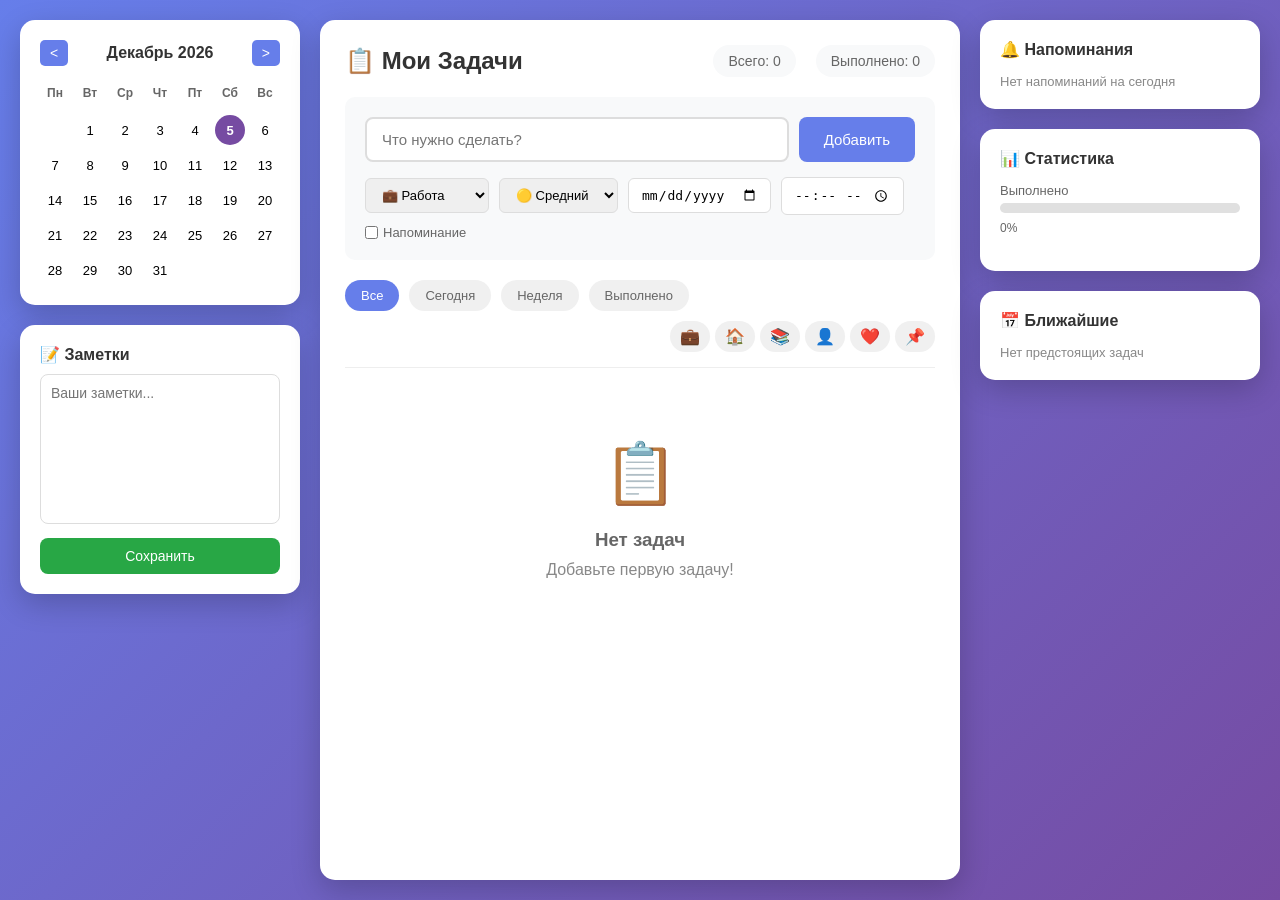
<file: index.html>
<!DOCTYPE html>
<html lang="ru">
<head>
    <meta charset="UTF-8">
    <meta name="viewport" content="width=device-width, initial-scale=1.0, maximum-scale=1.0, user-scalable=no">
    <meta name="theme-color" content="#667eea">
    <meta name="apple-mobile-web-app-capable" content="yes">
    <meta name="apple-mobile-web-app-status-bar-style" content="black-translucent">
    <meta name="apple-mobile-web-app-title" content="Планер">
    <title>Планер-Органайзер</title>
    <link rel="stylesheet" href="style.css">
    <link rel="manifest" href="manifest.json">
    <link rel="apple-touch-icon" href="icons/icon-192x192.png">
</head>
<body>
    <div class="app-container">
        <!-- Левая панель - Календарь -->
        <aside class="sidebar" id="sidebar-panel">
            <button class="close-mobile" id="close-sidebar">&times;</button>
            <div class="calendar-section">
                <div class="calendar-header">
                    <button id="prev-month">&lt;</button>
                    <h2 id="current-month"></h2>
                    <button id="next-month">&gt;</button>
                </div>
                <div class="calendar-grid">
                    <div class="weekday">Пн</div>
                    <div class="weekday">Вт</div>
                    <div class="weekday">Ср</div>
                    <div class="weekday">Чт</div>
                    <div class="weekday">Пт</div>
                    <div class="weekday">Сб</div>
                    <div class="weekday">Вс</div>
                </div>
                <div class="calendar-days" id="calendar-days"></div>
            </div>
            
            <div class="notes-section">
                <h3>📝 Заметки</h3>
                <textarea id="notes-area" placeholder="Ваши заметки..."></textarea>
                <button id="save-notes" class="btn-save">Сохранить</button>
            </div>
        </aside>

        <!-- Основная панель - Задачи -->
        <main class="main-content">
            <header class="main-header">
                <button class="mobile-only-btn" id="open-calendar">📅</button>
                <h1>📋 Мои Задачи</h1>
                <button class="mobile-only-btn" id="open-stats">📊</button>
                <div class="header-stats">
                    <span id="tasks-count">Всего: 0</span>
                    <span id="completed-count">Выполнено: 0</span>
                </div>
            </header>

            <div class="add-task-section">
                <div class="input-row">
                    <input type="text" id="task-input" placeholder="Что нужно сделать?">
                    <button id="add-task-btn" class="btn-add">Добавить</button>
                </div>
                <div class="task-options">
                    <select id="task-category">
                        <option value="work">💼 Работа</option>
                        <option value="home">🏠 Дом</option>
                        <option value="study">📚 Учёба</option>
                        <option value="personal">👤 Личное</option>
                        <option value="health">❤️ Здоровье</option>
                        <option value="other">📌 Другое</option>
                    </select>
                    <select id="task-priority">
                        <option value="low">🟢 Низкий</option>
                        <option value="medium" selected>🟡 Средний</option>
                        <option value="high">🔴 Высокий</option>
                        <option value="urgent">⚡ Срочно</option>
                    </select>
                    <input type="date" id="task-date">
                    <input type="time" id="task-time">
                    <label class="reminder-label">
                        <input type="checkbox" id="task-reminder"> Напоминание
                    </label>
                </div>
            </div>

            <div class="filters-section">
                <button class="filter-btn active" data-filter="all">Все</button>
                <button class="filter-btn" data-filter="today">Сегодня</button>
                <button class="filter-btn" data-filter="week">Неделя</button>
                <button class="filter-btn" data-filter="completed">Выполнено</button>
                <div class="category-filters">
                    <button class="category-filter" data-category="work">💼</button>
                    <button class="category-filter" data-category="home">🏠</button>
                    <button class="category-filter" data-category="study">📚</button>
                    <button class="category-filter" data-category="personal">👤</button>
                    <button class="category-filter" data-category="health">❤️</button>
                    <button class="category-filter" data-category="other">📌</button>
                </div>
            </div>

            <div class="tasks-container">
                <div class="tasks-column" id="tasks-column">
                    <!-- Задачи будут здесь -->
                </div>
            </div>
        </main>

        <!-- Правая панель - Напоминания и статистика -->
        <aside class="right-sidebar" id="right-sidebar-panel">
            <button class="close-mobile" id="close-right-sidebar">&times;</button>
            <div class="reminders-section">
                <h3>🔔 Напоминания</h3>
                <div id="reminders-list"></div>
            </div>

            <div class="stats-section">
                <h3>📊 Статистика</h3>
                <div class="stats-chart">
                    <div class="stat-item">
                        <span class="stat-label">Выполнено</span>
                        <div class="progress-bar">
                            <div class="progress-fill" id="completed-progress"></div>
                        </div>
                        <span id="completed-percent">0%</span>
                    </div>
                </div>
                <div class="stats-details" id="stats-details"></div>
            </div>

            <div class="upcoming-section">
                <h3>📅 Ближайшие</h3>
                <div id="upcoming-tasks"></div>
            </div>
        </aside>
    </div>

    <!-- Мобильная навигация -->
    <nav class="mobile-nav">
        <button class="mobile-nav-btn active" data-panel="tasks">
            <svg viewBox="0 0 24 24" fill="none" stroke="currentColor" stroke-width="2">
                <path d="M9 11l3 3L22 4"/>
                <path d="M21 12v7a2 2 0 01-2 2H5a2 2 0 01-2-2V5a2 2 0 012-2h11"/>
            </svg>
            <span>Задачи</span>
        </button>
        <button class="mobile-nav-btn" data-panel="calendar">
            <svg viewBox="0 0 24 24" fill="none" stroke="currentColor" stroke-width="2">
                <rect x="3" y="4" width="18" height="18" rx="2" ry="2"/>
                <line x1="16" y1="2" x2="16" y2="6"/>
                <line x1="8" y1="2" x2="8" y2="6"/>
                <line x1="3" y1="10" x2="21" y2="10"/>
            </svg>
            <span>Календарь</span>
        </button>
        <button class="mobile-nav-btn" data-panel="stats">
            <svg viewBox="0 0 24 24" fill="none" stroke="currentColor" stroke-width="2">
                <line x1="18" y1="20" x2="18" y2="10"/>
                <line x1="12" y1="20" x2="12" y2="4"/>
                <line x1="6" y1="20" x2="6" y2="14"/>
            </svg>
            <span>Статистика</span>
        </button>
        <button class="mobile-nav-btn" data-panel="notes">
            <svg viewBox="0 0 24 24" fill="none" stroke="currentColor" stroke-width="2">
                <path d="M14 2H6a2 2 0 00-2 2v16a2 2 0 002 2h12a2 2 0 002-2V8z"/>
                <polyline points="14 2 14 8 20 8"/>
                <line x1="16" y1="13" x2="8" y2="13"/>
                <line x1="16" y1="17" x2="8" y2="17"/>
            </svg>
            <span>Заметки</span>
        </button>
    </nav>

    <!-- Модальное окно редактирования -->
    <div class="modal" id="edit-modal">
        <div class="modal-content">
            <span class="modal-close">&times;</span>
            <h3>Редактировать задачу</h3>
            <input type="text" id="edit-task-input">
            <select id="edit-task-category">
                <option value="work">💼 Работа</option>
                <option value="home">🏠 Дом</option>
                <option value="study">📚 Учёба</option>
                <option value="personal">👤 Личное</option>
                <option value="health">❤️ Здоровье</option>
                <option value="other">📌 Другое</option>
            </select>
            <select id="edit-task-priority">
                <option value="low">🟢 Низкий</option>
                <option value="medium">🟡 Средний</option>
                <option value="high">🔴 Высокий</option>
                <option value="urgent">⚡ Срочно</option>
            </select>
            <input type="date" id="edit-task-date">
            <input type="time" id="edit-task-time">
            <button id="save-edit-btn" class="btn-save">Сохранить</button>
        </div>
    </div>

    <script src="script.js"></script>
    <script>
        // Регистрация Service Worker
        if ('serviceWorker' in navigator) {
            window.addEventListener('load', () => {
                navigator.serviceWorker.register('/planner-pwa/sw.js')
                    .then(reg => {
                        console.log('✓ Service Worker зарегистрирован:', reg.scope);
                    })
                    .catch(err => console.log('✗ Service Worker не зарегистрирован:', err));
            });
        }

        // Запрос разрешения на уведомления
        document.addEventListener('DOMContentLoaded', () => {
            if ('Notification' in window && Notification.permission === 'default') {
                // Запрашиваем разрешение при первом взаимодействии
                document.body.addEventListener('click', function requestPermission() {
                    Notification.requestPermission();
                    document.body.removeEventListener('click', requestPermission);
                }, { once: true });
            }
        });
    </script>
</body>
</html>
</file>
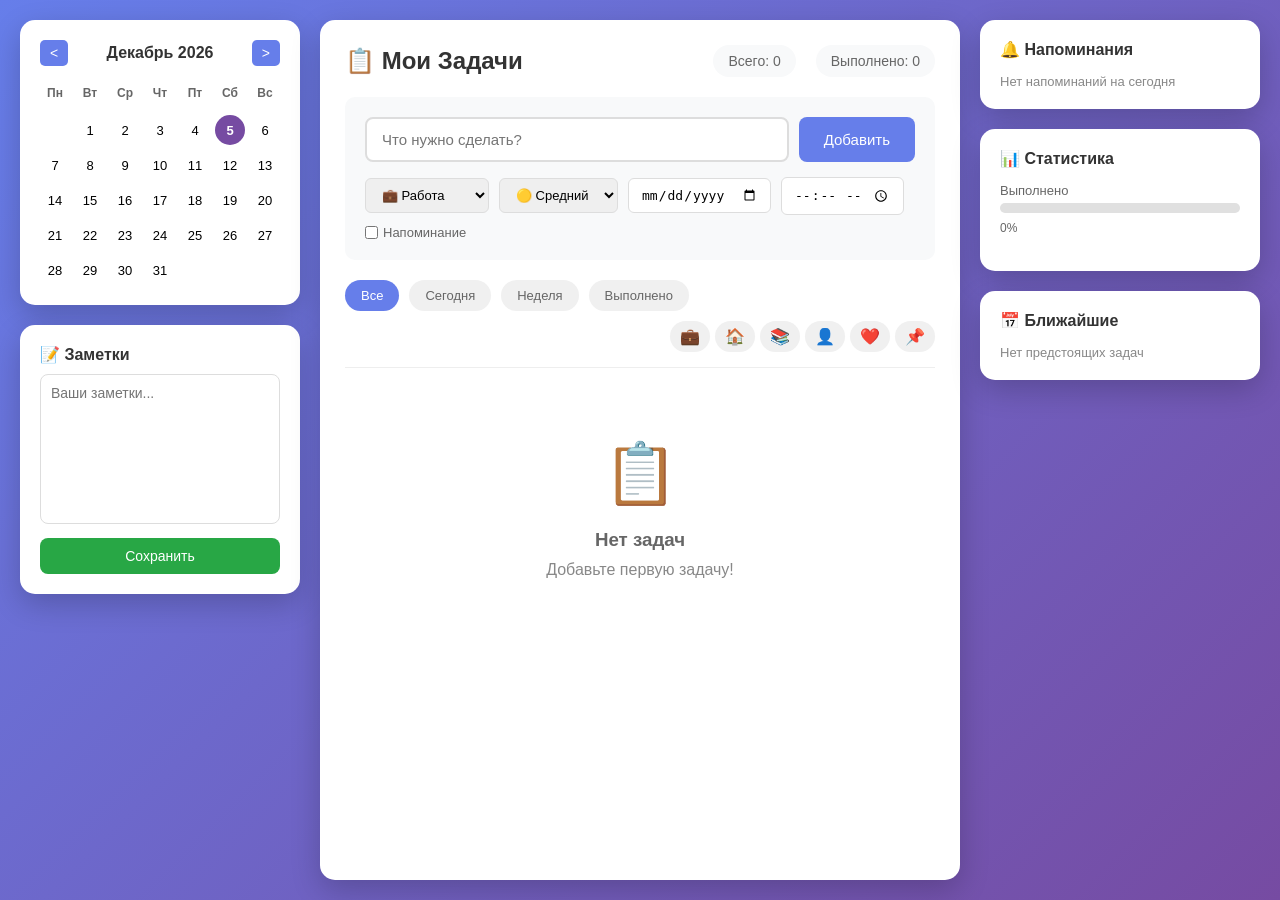
<file: todo-app/index.html>
<!DOCTYPE html>
<html lang="ru">
<head>
    <meta charset="UTF-8">
    <meta name="viewport" content="width=device-width, initial-scale=1.0, maximum-scale=1.0, user-scalable=no">
    <meta name="theme-color" content="#667eea">
    <meta name="apple-mobile-web-app-capable" content="yes">
    <meta name="apple-mobile-web-app-status-bar-style" content="black-translucent">
    <meta name="apple-mobile-web-app-title" content="Планер">
    <title>Планер-Органайзер</title>
    <link rel="stylesheet" href="style.css">
    <link rel="manifest" href="manifest.json">
    <link rel="apple-touch-icon" href="icons/icon-192x192.png">
</head>
<body>
    <div class="app-container">
        <!-- Левая панель - Календарь -->
        <aside class="sidebar" id="sidebar-panel">
            <button class="close-mobile" id="close-sidebar">&times;</button>
            <div class="calendar-section">
                <div class="calendar-header">
                    <button id="prev-month">&lt;</button>
                    <h2 id="current-month"></h2>
                    <button id="next-month">&gt;</button>
                </div>
                <div class="calendar-grid">
                    <div class="weekday">Пн</div>
                    <div class="weekday">Вт</div>
                    <div class="weekday">Ср</div>
                    <div class="weekday">Чт</div>
                    <div class="weekday">Пт</div>
                    <div class="weekday">Сб</div>
                    <div class="weekday">Вс</div>
                </div>
                <div class="calendar-days" id="calendar-days"></div>
            </div>
            
            <div class="notes-section">
                <h3>📝 Заметки</h3>
                <textarea id="notes-area" placeholder="Ваши заметки..."></textarea>
                <button id="save-notes" class="btn-save">Сохранить</button>
            </div>
        </aside>

        <!-- Основная панель - Задачи -->
        <main class="main-content">
            <header class="main-header">
                <button class="mobile-only-btn" id="open-calendar">📅</button>
                <h1>📋 Мои Задачи</h1>
                <button class="mobile-only-btn" id="open-stats">📊</button>
                <div class="header-stats">
                    <span id="tasks-count">Всего: 0</span>
                    <span id="completed-count">Выполнено: 0</span>
                </div>
            </header>

            <div class="add-task-section">
                <div class="input-row">
                    <input type="text" id="task-input" placeholder="Что нужно сделать?">
                    <button id="add-task-btn" class="btn-add">Добавить</button>
                </div>
                <div class="task-options">
                    <select id="task-category">
                        <option value="work">💼 Работа</option>
                        <option value="home">🏠 Дом</option>
                        <option value="study">📚 Учёба</option>
                        <option value="personal">👤 Личное</option>
                        <option value="health">❤️ Здоровье</option>
                        <option value="other">📌 Другое</option>
                    </select>
                    <select id="task-priority">
                        <option value="low">🟢 Низкий</option>
                        <option value="medium" selected>🟡 Средний</option>
                        <option value="high">🔴 Высокий</option>
                        <option value="urgent">⚡ Срочно</option>
                    </select>
                    <input type="date" id="task-date">
                    <input type="time" id="task-time">
                    <label class="reminder-label">
                        <input type="checkbox" id="task-reminder"> Напоминание
                    </label>
                </div>
            </div>

            <div class="filters-section">
                <button class="filter-btn active" data-filter="all">Все</button>
                <button class="filter-btn" data-filter="today">Сегодня</button>
                <button class="filter-btn" data-filter="week">Неделя</button>
                <button class="filter-btn" data-filter="completed">Выполнено</button>
                <div class="category-filters">
                    <button class="category-filter" data-category="work">💼</button>
                    <button class="category-filter" data-category="home">🏠</button>
                    <button class="category-filter" data-category="study">📚</button>
                    <button class="category-filter" data-category="personal">👤</button>
                    <button class="category-filter" data-category="health">❤️</button>
                    <button class="category-filter" data-category="other">📌</button>
                </div>
            </div>

            <div class="tasks-container">
                <div class="tasks-column" id="tasks-column">
                    <!-- Задачи будут здесь -->
                </div>
            </div>
        </main>

        <!-- Правая панель - Напоминания и статистика -->
        <aside class="right-sidebar" id="right-sidebar-panel">
            <button class="close-mobile" id="close-right-sidebar">&times;</button>
            <div class="reminders-section">
                <h3>🔔 Напоминания</h3>
                <div id="reminders-list"></div>
            </div>

            <div class="stats-section">
                <h3>📊 Статистика</h3>
                <div class="stats-chart">
                    <div class="stat-item">
                        <span class="stat-label">Выполнено</span>
                        <div class="progress-bar">
                            <div class="progress-fill" id="completed-progress"></div>
                        </div>
                        <span id="completed-percent">0%</span>
                    </div>
                </div>
                <div class="stats-details" id="stats-details"></div>
            </div>

            <div class="upcoming-section">
                <h3>📅 Ближайшие</h3>
                <div id="upcoming-tasks"></div>
            </div>
        </aside>
    </div>

    <!-- Мобильная навигация -->
    <nav class="mobile-nav">
        <button class="mobile-nav-btn active" data-panel="tasks">
            <svg viewBox="0 0 24 24" fill="none" stroke="currentColor" stroke-width="2">
                <path d="M9 11l3 3L22 4"/>
                <path d="M21 12v7a2 2 0 01-2 2H5a2 2 0 01-2-2V5a2 2 0 012-2h11"/>
            </svg>
            <span>Задачи</span>
        </button>
        <button class="mobile-nav-btn" data-panel="calendar">
            <svg viewBox="0 0 24 24" fill="none" stroke="currentColor" stroke-width="2">
                <rect x="3" y="4" width="18" height="18" rx="2" ry="2"/>
                <line x1="16" y1="2" x2="16" y2="6"/>
                <line x1="8" y1="2" x2="8" y2="6"/>
                <line x1="3" y1="10" x2="21" y2="10"/>
            </svg>
            <span>Календарь</span>
        </button>
        <button class="mobile-nav-btn" data-panel="stats">
            <svg viewBox="0 0 24 24" fill="none" stroke="currentColor" stroke-width="2">
                <line x1="18" y1="20" x2="18" y2="10"/>
                <line x1="12" y1="20" x2="12" y2="4"/>
                <line x1="6" y1="20" x2="6" y2="14"/>
            </svg>
            <span>Статистика</span>
        </button>
        <button class="mobile-nav-btn" data-panel="notes">
            <svg viewBox="0 0 24 24" fill="none" stroke="currentColor" stroke-width="2">
                <path d="M14 2H6a2 2 0 00-2 2v16a2 2 0 002 2h12a2 2 0 002-2V8z"/>
                <polyline points="14 2 14 8 20 8"/>
                <line x1="16" y1="13" x2="8" y2="13"/>
                <line x1="16" y1="17" x2="8" y2="17"/>
            </svg>
            <span>Заметки</span>
        </button>
    </nav>

    <!-- Модальное окно редактирования -->
    <div class="modal" id="edit-modal">
        <div class="modal-content">
            <span class="modal-close">&times;</span>
            <h3>Редактировать задачу</h3>
            <input type="text" id="edit-task-input">
            <select id="edit-task-category">
                <option value="work">💼 Работа</option>
                <option value="home">🏠 Дом</option>
                <option value="study">📚 Учёба</option>
                <option value="personal">👤 Личное</option>
                <option value="health">❤️ Здоровье</option>
                <option value="other">📌 Другое</option>
            </select>
            <select id="edit-task-priority">
                <option value="low">🟢 Низкий</option>
                <option value="medium">🟡 Средний</option>
                <option value="high">🔴 Высокий</option>
                <option value="urgent">⚡ Срочно</option>
            </select>
            <input type="date" id="edit-task-date">
            <input type="time" id="edit-task-time">
            <button id="save-edit-btn" class="btn-save">Сохранить</button>
        </div>
    </div>

    <script src="script.js"></script>
    <script>
        // Регистрация Service Worker
        if ('serviceWorker' in navigator) {
            window.addEventListener('load', () => {
                navigator.serviceWorker.register('./sw.js')
                    .then(reg => console.log('Service Worker зарегистрирован:', reg.scope))
                    .catch(err => console.log('Service Worker не зарегистрирован:', err));
            });
        }

        // Запрос разрешения на уведомления
        document.addEventListener('DOMContentLoaded', () => {
            if ('Notification' in window && Notification.permission === 'default') {
                // Запрашиваем разрешение при первом взаимодействии
                document.body.addEventListener('click', function requestPermission() {
                    Notification.requestPermission();
                    document.body.removeEventListener('click', requestPermission);
                }, { once: true });
            }
        });
    </script>
</body>
</html>
</file>
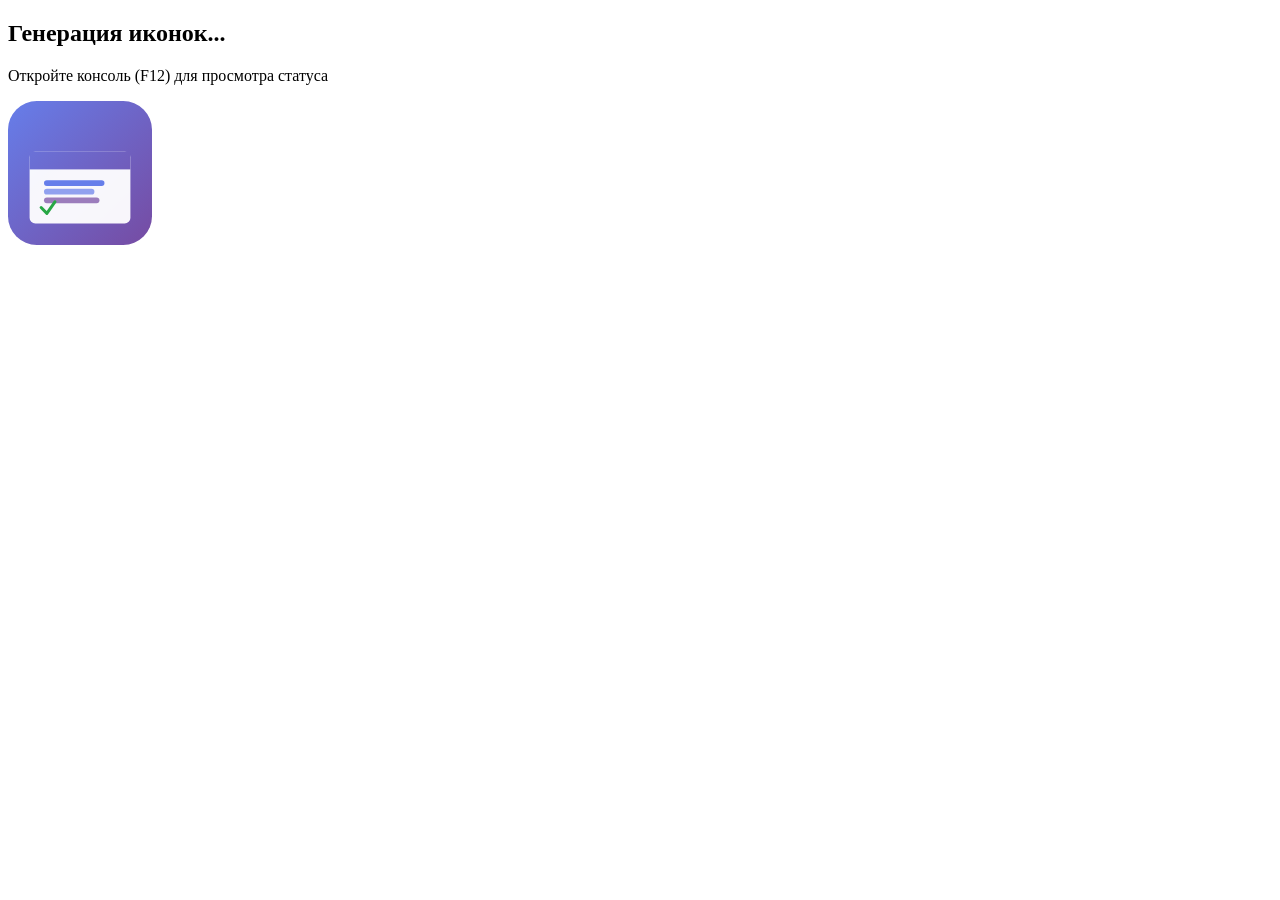
<file: icons/generate-icons.html>
<!DOCTYPE html>
<html>
<head>
    <meta charset="UTF-8">
    <title>Генератор иконок</title>
</head>
<body>
    <h2>Генерация иконок...</h2>
    <p>Откройте консоль (F12) для просмотра статуса</p>
    <canvas id="canvas"></canvas>
    <script>
        const sizes = [72, 96, 128, 144, 152, 192, 384, 512];
        const canvas = document.getElementById('canvas');
        const ctx = canvas.getContext('2d');

        function drawIcon(size) {
            canvas.width = size;
            canvas.height = size;

            // Градиентный фон
            const gradient = ctx.createLinearGradient(0, 0, size, size);
            gradient.addColorStop(0, '#667eea');
            gradient.addColorStop(1, '#764ba2');
            
            // Скруглённый квадрат
            const radius = size * 0.2;
            ctx.fillStyle = gradient;
            roundRect(ctx, 0, 0, size, size, radius);
            ctx.fill();

            // Белая основа планера
            const margin = size * 0.15;
            const plannerWidth = size * 0.7;
            const plannerHeight = size * 0.5;
            const plannerX = (size - plannerWidth) / 2;
            const plannerY = (size - plannerHeight) / 2 + size * 0.1;

            ctx.fillStyle = 'rgba(255, 255, 255, 0.95)';
            roundRect(ctx, plannerX, plannerY, plannerWidth, plannerHeight, size * 0.04);
            ctx.fill();

            // Верхняя цветная полоса
            ctx.fillStyle = gradient;
            ctx.fillRect(plannerX, plannerY, plannerWidth, plannerHeight * 0.25);

            // Линии задач
            ctx.fillStyle = '#667eea';
            const lineY = plannerY + plannerHeight * 0.4;
            const lineHeight = plannerHeight * 0.08;
            roundRect(ctx, plannerX + size * 0.1, lineY, plannerWidth * 0.6, lineHeight, lineHeight / 2);
            ctx.fill();

            ctx.fillStyle = 'rgba(102, 126, 234, 0.7)';
            roundRect(ctx, plannerX + size * 0.1, lineY + lineHeight * 1.5, plannerWidth * 0.5, lineHeight, lineHeight / 2);
            ctx.fill();

            ctx.fillStyle = 'rgba(118, 75, 162, 0.7)';
            roundRect(ctx, plannerX + size * 0.1, lineY + lineHeight * 3, plannerWidth * 0.55, lineHeight, lineHeight / 2);
            ctx.fill();

            // Галочка
            ctx.strokeStyle = '#28a745';
            ctx.lineWidth = Math.max(3, size * 0.015);
            ctx.lineCap = 'round';
            ctx.lineJoin = 'round';
            ctx.beginPath();
            const checkX = plannerX + size * 0.08;
            const checkY = plannerY + plannerHeight * 0.7;
            const checkSize = size * 0.08;
            ctx.moveTo(checkX, checkY + checkSize * 0.5);
            ctx.lineTo(checkX + checkSize * 0.5, checkY + checkSize);
            ctx.lineTo(checkX + checkSize * 1.2, checkY);
            ctx.stroke();

            return canvas.toDataURL('image/png');
        }

        function roundRect(ctx, x, y, w, h, r) {
            if (w < 2 * r) r = w / 2;
            if (h < 2 * r) r = h / 2;
            ctx.beginPath();
            ctx.moveTo(x + r, y);
            ctx.arcTo(x + w, y, x + w, y + h, r);
            ctx.arcTo(x + w, y + h, x, y + h, r);
            ctx.arcTo(x, y + h, x, y, r);
            ctx.arcTo(x, y, x + w, y, r);
            ctx.closePath();
        }

        // Генерация и скачивание
        sizes.forEach((size, index) => {
            setTimeout(() => {
                const dataUrl = drawIcon(size);
                const link = document.createElement('a');
                link.download = `icon-${size}x${size}.png`;
                link.href = dataUrl;
                link.click();
                console.log(`Создана иконка: icon-${size}x${size}.png`);
                
                if (index === sizes.length - 1) {
                    console.log('Все иконки созданы!');
                }
            }, index * 300);
        });
    </script>
</body>
</html>
</file>
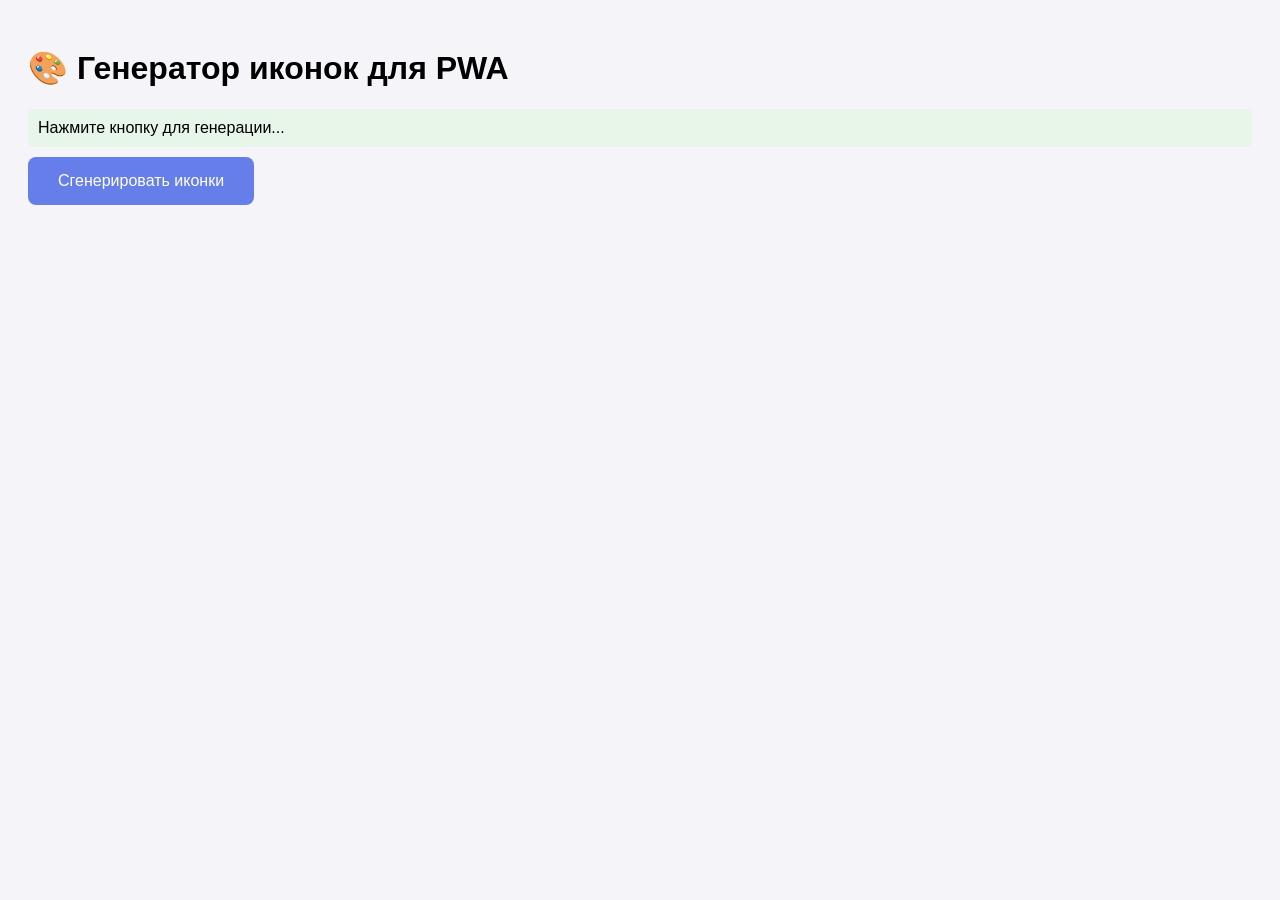
<file: icons/generate-pwa-icons.html>
<!DOCTYPE html>
<html>
<head>
    <meta charset="UTF-8">
    <title>Генератор иконок PWA</title>
    <style>
        body { font-family: Arial; padding: 20px; background: #f4f4f9; }
        .status { margin: 10px 0; padding: 10px; background: #e8f5e9; border-radius: 5px; }
        canvas { display: none; }
    </style>
</head>
<body>
    <h1>🎨 Генератор иконок для PWA</h1>
    <div class="status" id="status">Нажмите кнопку для генерации...</div>
    <button onclick="generateIcons()" style="padding: 15px 30px; font-size: 16px; background: #667eea; color: white; border: none; border-radius: 8px; cursor: pointer;">Сгенерировать иконки</button>
    <canvas id="canvas"></canvas>
    
    <script>
        const sizes = [192, 512];
        const canvas = document.getElementById('canvas');
        const ctx = canvas.getContext('2d');
        const status = document.getElementById('status');

        function drawIcon(size) {
            canvas.width = size;
            canvas.height = size;

            // Градиентный фон
            const gradient = ctx.createLinearGradient(0, 0, size, size);
            gradient.addColorStop(0, '#667eea');
            gradient.addColorStop(1, '#764ba2');
            
            // Скруглённый квадрат
            const radius = size * 0.2;
            ctx.fillStyle = gradient;
            roundRect(ctx, 0, 0, size, size, radius);
            ctx.fill();

            // Белая основа планера
            const margin = size * 0.15;
            const plannerWidth = size * 0.7;
            const plannerHeight = size * 0.5;
            const plannerX = (size - plannerWidth) / 2;
            const plannerY = (size - plannerHeight) / 2 + size * 0.1;

            ctx.fillStyle = 'rgba(255, 255, 255, 0.95)';
            roundRect(ctx, plannerX, plannerY, plannerWidth, plannerHeight, size * 0.04);
            ctx.fill();

            // Верхняя цветная полоса
            ctx.fillStyle = gradient;
            ctx.fillRect(plannerX, plannerY, plannerWidth, plannerHeight * 0.25);

            // Линии задач
            ctx.fillStyle = '#667eea';
            const lineY = plannerY + plannerHeight * 0.4;
            const lineHeight = plannerHeight * 0.08;
            roundRect(ctx, plannerX + size * 0.1, lineY, plannerWidth * 0.6, lineHeight, lineHeight / 2);
            ctx.fill();

            ctx.fillStyle = 'rgba(102, 126, 234, 0.7)';
            roundRect(ctx, plannerX + size * 0.1, lineY + lineHeight * 1.5, plannerWidth * 0.5, lineHeight, lineHeight / 2);
            ctx.fill();

            ctx.fillStyle = 'rgba(118, 75, 162, 0.7)';
            roundRect(ctx, plannerX + size * 0.1, lineY + lineHeight * 3, plannerWidth * 0.55, lineHeight, lineHeight / 2);
            ctx.fill();

            // Галочка
            ctx.strokeStyle = '#28a745';
            ctx.lineWidth = Math.max(3, size * 0.015);
            ctx.lineCap = 'round';
            ctx.lineJoin = 'round';
            ctx.beginPath();
            const checkX = plannerX + size * 0.08;
            const checkY = plannerY + plannerHeight * 0.7;
            const checkSize = size * 0.08;
            ctx.moveTo(checkX, checkY + checkSize * 0.5);
            ctx.lineTo(checkX + checkSize * 0.5, checkY + checkSize);
            ctx.lineTo(checkX + checkSize * 1.2, checkY);
            ctx.stroke();

            return canvas.toDataURL('image/png');
        }

        function roundRect(ctx, x, y, w, h, r) {
            if (w < 2 * r) r = w / 2;
            if (h < 2 * r) r = h / 2;
            ctx.beginPath();
            ctx.moveTo(x + r, y);
            ctx.arcTo(x + w, y, x + w, y + h, r);
            ctx.arcTo(x + w, y + h, x, y + h, r);
            ctx.arcTo(x, y + h, x, y, r);
            ctx.arcTo(x, y, x + w, y, r);
            ctx.closePath();
        }

        async function generateIcons() {
            status.innerHTML = '⏳ Генерация иконок...';
            
            for (let i = 0; i < sizes.length; i++) {
                const size = sizes[i];
                const dataUrl = drawIcon(size);
                
                // Создаём ссылку для скачивания
                const link = document.createElement('a');
                link.download = `icon-${size}x${size}.png`;
                link.href = dataUrl;
                link.click();
                
                status.innerHTML += `<br>✅ icon-${size}x${size}.png сгенерирована`;
                
                // Ждём между генерациями
                await new Promise(r => setTimeout(r, 500));
            }
            
            status.innerHTML += '<br><br>🎉 Все иконки сгенерированы! Проверьте папку загрузок.';
            status.style.background = '#c8e6c9';
        }
    </script>
</body>
</html>
</file>
<file: style.css>
* {
    margin: 0;
    padding: 0;
    box-sizing: border-box;
}

body {
    font-family: 'Segoe UI', Tahoma, Geneva, Verdana, sans-serif;
    background: linear-gradient(135deg, #667eea 0%, #764ba2 100%);
    min-height: 100vh;
}

.app-container {
    display: grid;
    grid-template-columns: 280px 1fr 280px;
    gap: 20px;
    padding: 20px;
    max-width: 1600px;
    margin: 0 auto;
    min-height: 100vh;
}

/* Sidebar - Календарь */
.sidebar {
    display: flex;
    flex-direction: column;
    gap: 20px;
}

.calendar-section,
.notes-section,
.reminders-section,
.stats-section,
.upcoming-section {
    background: white;
    border-radius: 15px;
    padding: 20px;
    box-shadow: 0 10px 30px rgba(0, 0, 0, 0.2);
}

.calendar-header {
    display: flex;
    justify-content: space-between;
    align-items: center;
    margin-bottom: 15px;
}

.calendar-header h2 {
    font-size: 16px;
    color: #333;
}

.calendar-header button {
    background: #667eea;
    color: white;
    border: none;
    padding: 5px 10px;
    border-radius: 5px;
    cursor: pointer;
    font-size: 14px;
}

.calendar-header button:hover {
    background: #5a6fd6;
}

.calendar-grid {
    display: grid;
    grid-template-columns: repeat(7, 1fr);
    gap: 5px;
    margin-bottom: 10px;
}

.weekday {
    text-align: center;
    font-weight: bold;
    font-size: 12px;
    color: #666;
    padding: 5px;
}

.calendar-days {
    display: grid;
    grid-template-columns: repeat(7, 1fr);
    gap: 5px;
}

.calendar-day {
    aspect-ratio: 1;
    display: flex;
    align-items: center;
    justify-content: center;
    border-radius: 50%;
    font-size: 13px;
    cursor: pointer;
    transition: all 0.2s;
}

.calendar-day:hover {
    background: #f0f0f0;
}

.calendar-day.today {
    background: #667eea;
    color: white;
    font-weight: bold;
}

.calendar-day.selected {
    background: #764ba2;
    color: white;
}

.calendar-day.has-tasks {
    position: relative;
}

.calendar-day.has-tasks::after {
    content: '';
    position: absolute;
    bottom: 2px;
    width: 6px;
    height: 6px;
    background: #28a745;
    border-radius: 50%;
}

/* Заметки */
.notes-section h3 {
    margin-bottom: 10px;
    color: #333;
    font-size: 16px;
}

#notes-area {
    width: 100%;
    height: 150px;
    padding: 10px;
    border: 1px solid #ddd;
    border-radius: 8px;
    resize: none;
    font-family: inherit;
    font-size: 14px;
    margin-bottom: 10px;
}

#notes-area:focus {
    outline: none;
    border-color: #667eea;
}

.btn-save {
    width: 100%;
    padding: 10px;
    background: #28a745;
    color: white;
    border: none;
    border-radius: 8px;
    cursor: pointer;
    font-size: 14px;
    transition: background 0.3s;
}

.btn-save:hover {
    background: #218838;
}

/* Основная панель */
.main-content {
    background: white;
    border-radius: 15px;
    padding: 25px;
    box-shadow: 0 10px 30px rgba(0, 0, 0, 0.2);
    display: flex;
    flex-direction: column;
}

.main-header {
    display: flex;
    justify-content: space-between;
    align-items: center;
    margin-bottom: 20px;
}

.main-header h1 {
    color: #333;
    font-size: 24px;
}

.header-stats {
    display: flex;
    gap: 20px;
    font-size: 14px;
    color: #666;
}

#tasks-count,
#completed-count {
    background: #f8f9fa;
    padding: 8px 15px;
    border-radius: 20px;
}

/* Добавление задачи */
.add-task-section {
    background: #f8f9fa;
    padding: 20px;
    border-radius: 10px;
    margin-bottom: 20px;
}

.input-row {
    display: flex;
    gap: 10px;
    margin-bottom: 15px;
}

#task-input {
    flex: 1;
    padding: 12px 15px;
    border: 2px solid #ddd;
    border-radius: 8px;
    font-size: 15px;
    outline: none;
    transition: border-color 0.3s;
}

#task-input:focus {
    border-color: #667eea;
}

.btn-add {
    padding: 12px 25px;
    background: #667eea;
    color: white;
    border: none;
    border-radius: 8px;
    cursor: pointer;
    font-size: 15px;
    transition: background 0.3s;
}

.btn-add:hover {
    background: #5a6fd6;
}

.task-options {
    display: flex;
    flex-wrap: wrap;
    gap: 10px;
    align-items: center;
}

.task-options select,
.task-options input[type="date"],
.task-options input[type="time"] {
    padding: 8px 12px;
    border: 1px solid #ddd;
    border-radius: 6px;
    font-size: 13px;
    outline: none;
    cursor: pointer;
}

.task-options select:focus,
.task-options input:focus {
    border-color: #667eea;
}

.reminder-label {
    display: flex;
    align-items: center;
    gap: 5px;
    font-size: 13px;
    color: #666;
    cursor: pointer;
}

.reminder-label input {
    cursor: pointer;
}

/* Фильтры */
.filters-section {
    display: flex;
    gap: 10px;
    align-items: center;
    flex-wrap: wrap;
    margin-bottom: 20px;
    padding-bottom: 15px;
    border-bottom: 1px solid #eee;
}

.filter-btn,
.category-filter {
    padding: 8px 16px;
    border: none;
    border-radius: 20px;
    cursor: pointer;
    font-size: 13px;
    transition: all 0.3s;
    background: #f0f0f0;
    color: #666;
}

.filter-btn:hover,
.filter-btn.active {
    background: #667eea;
    color: white;
}

.category-filters {
    display: flex;
    gap: 5px;
    margin-left: auto;
}

.category-filter {
    padding: 6px 10px;
    font-size: 16px;
}

.category-filter:hover,
.category-filter.active {
    background: #667eea;
    transform: scale(1.1);
}

/* Задачи */
.tasks-container {
    flex: 1;
    overflow-y: auto;
}

.task-item {
    background: #fff;
    border: 1px solid #eee;
    border-radius: 10px;
    padding: 15px;
    margin-bottom: 10px;
    display: flex;
    align-items: center;
    gap: 15px;
    transition: all 0.3s;
    cursor: pointer;
}

.task-item:hover {
    box-shadow: 0 4px 15px rgba(0, 0, 0, 0.1);
    transform: translateX(5px);
}

.task-item.completed {
    opacity: 0.6;
    background: #f8f9fa;
}

.task-item.completed .task-text {
    text-decoration: line-through;
    color: #888;
}

.task-checkbox {
    width: 20px;
    height: 20px;
    cursor: pointer;
    accent-color: #28a745;
}

.task-content {
    flex: 1;
}

.task-text {
    font-size: 15px;
    color: #333;
    margin-bottom: 5px;
}

.task-meta {
    display: flex;
    gap: 10px;
    font-size: 12px;
    flex-wrap: wrap;
}

.task-category {
    padding: 3px 8px;
    border-radius: 12px;
    font-size: 11px;
}

.task-category.work { background: #e3f2fd; color: #1976d2; }
.task-category.home { background: #fff3e0; color: #f57c00; }
.task-category.study { background: #f3e5f5; color: #7b1fa2; }
.task-category.personal { background: #fce4ec; color: #c2185b; }
.task-category.health { background: #e8f5e9; color: #388e3c; }
.task-category.other { background: #f5f5f5; color: #616161; }

.task-priority {
    padding: 3px 8px;
    border-radius: 12px;
    font-size: 11px;
}

.task-priority.low { background: #e8f5e9; color: #2e7d32; }
.task-priority.medium { background: #fffde7; color: #f9a825; }
.task-priority.high { background: #ffebee; color: #c62828; }
.task-priority.urgent { background: #b71c1c; color: white; }

.task-date {
    color: #666;
    display: flex;
    align-items: center;
    gap: 3px;
}

.task-actions {
    display: flex;
    gap: 5px;
}

.task-actions button {
    padding: 5px 10px;
    border: none;
    border-radius: 5px;
    cursor: pointer;
    font-size: 12px;
    transition: all 0.3s;
}

.btn-edit {
    background: #17a2b8;
    color: white;
}

.btn-edit:hover {
    background: #138496;
}

.btn-delete {
    background: #dc3545;
    color: white;
}

.btn-delete:hover {
    background: #c82333;
}

/* Правая панель */
.right-sidebar {
    display: flex;
    flex-direction: column;
    gap: 20px;
}

.right-sidebar h3 {
    margin-bottom: 15px;
    color: #333;
    font-size: 16px;
}

#reminders-list,
#upcoming-tasks {
    max-height: 200px;
    overflow-y: auto;
}

.reminder-item,
.upcoming-item {
    background: #fff3cd;
    border-left: 3px solid #ffc107;
    padding: 10px;
    border-radius: 5px;
    margin-bottom: 10px;
    font-size: 13px;
}

.upcoming-item {
    background: #e3f2fd;
    border-left-color: #2196f3;
}

/* Статистика */
.stats-chart {
    margin-bottom: 15px;
}

.stat-item {
    margin-bottom: 10px;
}

.stat-label {
    font-size: 13px;
    color: #666;
    display: block;
    margin-bottom: 5px;
}

.progress-bar {
    height: 10px;
    background: #e0e0e0;
    border-radius: 5px;
    overflow: hidden;
    margin-bottom: 5px;
}

.progress-fill {
    height: 100%;
    background: linear-gradient(90deg, #667eea, #764ba2);
    border-radius: 5px;
    transition: width 0.5s;
}

#completed-percent {
    font-size: 12px;
    color: #666;
}

.stats-details {
    font-size: 12px;
    color: #666;
}

.stats-details div {
    display: flex;
    justify-content: space-between;
    padding: 5px 0;
    border-bottom: 1px solid #eee;
}

/* Модальное окно */
.modal {
    display: none;
    position: fixed;
    top: 0;
    left: 0;
    width: 100%;
    height: 100%;
    background: rgba(0, 0, 0, 0.5);
    z-index: 1000;
    justify-content: center;
    align-items: center;
}

.modal.active {
    display: flex;
}

.modal-content {
    background: white;
    padding: 30px;
    border-radius: 15px;
    width: 400px;
    max-width: 90%;
    position: relative;
}

.modal-close {
    position: absolute;
    top: 15px;
    right: 20px;
    font-size: 24px;
    cursor: pointer;
    color: #666;
}

.modal-close:hover {
    color: #333;
}

.modal-content h3 {
    margin-bottom: 20px;
    color: #333;
}

.modal-content input,
.modal-content select {
    width: 100%;
    padding: 10px;
    margin-bottom: 15px;
    border: 1px solid #ddd;
    border-radius: 8px;
    font-size: 14px;
}

.modal-content input:focus,
.modal-content select:focus {
    outline: none;
    border-color: #667eea;
}

#save-edit-btn {
    width: 100%;
}

/* Адаптивность */
@media (max-width: 1200px) {
    .app-container {
        grid-template-columns: 1fr;
    }

    .sidebar,
    .right-sidebar {
        display: none;
    }
}

/* Мобильная версия */
@media (max-width: 768px) {
    body {
        background: #f4f4f9;
    }

    .app-container {
        padding: 0;
        max-width: 100%;
    }

    .main-content {
        border-radius: 0;
        padding: 15px;
        min-height: 100vh;
    }

    .main-header {
        flex-direction: column;
        gap: 10px;
        margin-bottom: 15px;
    }

    .main-header h1 {
        font-size: 20px;
    }

    .header-stats {
        width: 100%;
        justify-content: center;
    }

    .add-task-section {
        padding: 15px;
        margin-bottom: 15px;
    }

    .input-row {
        flex-direction: column;
    }

    #task-input {
        width: 100%;
    }

    .btn-add {
        width: 100%;
    }

    .task-options {
        flex-direction: column;
        align-items: stretch;
    }

    .task-options select,
    .task-options input[type="date"],
    .task-options input[type="time"] {
        width: 100%;
    }

    .reminder-label {
        justify-content: center;
        padding: 8px 0;
    }

    .filters-section {
        overflow-x: auto;
        flex-wrap: nowrap;
        padding-bottom: 10px;
        margin-bottom: 15px;
    }

    .filter-btn,
    .category-filter {
        flex-shrink: 0;
        padding: 6px 12px;
        font-size: 12px;
    }

    .category-filters {
        margin-left: 10px;
    }

    .task-item {
        padding: 12px;
        margin-bottom: 8px;
    }

    .task-text {
        font-size: 14px;
    }

    .task-meta {
        gap: 5px;
    }

    .task-category,
    .task-priority {
        font-size: 10px;
        padding: 2px 6px;
    }

    .task-date {
        font-size: 11px;
    }

    .task-actions button {
        padding: 4px 8px;
        font-size: 11px;
    }

    /* Мобильная навигация */
    .mobile-nav {
        display: flex;
        position: fixed;
        bottom: 0;
        left: 0;
        right: 0;
        background: white;
        box-shadow: 0 -2px 10px rgba(0, 0, 0, 0.1);
        z-index: 100;
        justify-content: space-around;
        padding: 10px 0;
    }

    .mobile-nav-btn {
        background: none;
        border: none;
        display: flex;
        flex-direction: column;
        align-items: center;
        gap: 4px;
        color: #666;
        font-size: 11px;
        cursor: pointer;
        padding: 5px 10px;
    }

    .mobile-nav-btn.active {
        color: #667eea;
    }

    .mobile-nav-btn svg {
        width: 24px;
        height: 24px;
    }

    /* Показываем сайдбары в мобильном режиме */
    .sidebar.mobile-visible,
    .right-sidebar.mobile-visible {
        display: flex;
        position: fixed;
        top: 0;
        left: 0;
        right: 0;
        bottom: 80px;
        background: #f4f4f9;
        z-index: 99;
        padding: 15px;
        overflow-y: auto;
    }

    .sidebar.mobile-visible .calendar-section,
    .right-sidebar.mobile-visible .reminders-section,
    .right-sidebar.mobile-visible .stats-section,
    .right-sidebar.mobile-visible .upcoming-section {
        border-radius: 10px;
    }

    .close-mobile {
        display: block;
        position: absolute;
        top: 10px;
        right: 15px;
        font-size: 24px;
        background: none;
        border: none;
        cursor: pointer;
        color: #666;
    }
}

/* Скрываем на десктопе */
@media (min-width: 769px) {
    .mobile-nav {
        display: none;
    }

    .close-mobile {
        display: none;
    }
}

/* Пустое состояние */
.empty-state {
    text-align: center;
    padding: 50px 20px;
    color: #888;
}

.empty-state-icon {
    font-size: 60px;
    margin-bottom: 20px;
}

/* Мобильные кнопки */
.mobile-only-btn {
    display: none;
    background: #f0f0f0;
    border: none;
    padding: 8px 12px;
    border-radius: 8px;
    font-size: 18px;
    cursor: pointer;
}

@media (max-width: 768px) {
    .mobile-only-btn {
        display: block;
    }

    .header-stats {
        display: none;
    }
}

.empty-state h3 {
    margin-bottom: 10px;
    color: #666;
}
</file>
<file: todo-app/style.css>
* {
    margin: 0;
    padding: 0;
    box-sizing: border-box;
}

body {
    font-family: 'Segoe UI', Tahoma, Geneva, Verdana, sans-serif;
    background: linear-gradient(135deg, #667eea 0%, #764ba2 100%);
    min-height: 100vh;
}

.app-container {
    display: grid;
    grid-template-columns: 280px 1fr 280px;
    gap: 20px;
    padding: 20px;
    max-width: 1600px;
    margin: 0 auto;
    min-height: 100vh;
}

/* Sidebar - Календарь */
.sidebar {
    display: flex;
    flex-direction: column;
    gap: 20px;
}

.calendar-section,
.notes-section,
.reminders-section,
.stats-section,
.upcoming-section {
    background: white;
    border-radius: 15px;
    padding: 20px;
    box-shadow: 0 10px 30px rgba(0, 0, 0, 0.2);
}

.calendar-header {
    display: flex;
    justify-content: space-between;
    align-items: center;
    margin-bottom: 15px;
}

.calendar-header h2 {
    font-size: 16px;
    color: #333;
}

.calendar-header button {
    background: #667eea;
    color: white;
    border: none;
    padding: 5px 10px;
    border-radius: 5px;
    cursor: pointer;
    font-size: 14px;
}

.calendar-header button:hover {
    background: #5a6fd6;
}

.calendar-grid {
    display: grid;
    grid-template-columns: repeat(7, 1fr);
    gap: 5px;
    margin-bottom: 10px;
}

.weekday {
    text-align: center;
    font-weight: bold;
    font-size: 12px;
    color: #666;
    padding: 5px;
}

.calendar-days {
    display: grid;
    grid-template-columns: repeat(7, 1fr);
    gap: 5px;
}

.calendar-day {
    aspect-ratio: 1;
    display: flex;
    align-items: center;
    justify-content: center;
    border-radius: 50%;
    font-size: 13px;
    cursor: pointer;
    transition: all 0.2s;
}

.calendar-day:hover {
    background: #f0f0f0;
}

.calendar-day.today {
    background: #667eea;
    color: white;
    font-weight: bold;
}

.calendar-day.selected {
    background: #764ba2;
    color: white;
}

.calendar-day.has-tasks {
    position: relative;
}

.calendar-day.has-tasks::after {
    content: '';
    position: absolute;
    bottom: 2px;
    width: 6px;
    height: 6px;
    background: #28a745;
    border-radius: 50%;
}

/* Заметки */
.notes-section h3 {
    margin-bottom: 10px;
    color: #333;
    font-size: 16px;
}

#notes-area {
    width: 100%;
    height: 150px;
    padding: 10px;
    border: 1px solid #ddd;
    border-radius: 8px;
    resize: none;
    font-family: inherit;
    font-size: 14px;
    margin-bottom: 10px;
}

#notes-area:focus {
    outline: none;
    border-color: #667eea;
}

.btn-save {
    width: 100%;
    padding: 10px;
    background: #28a745;
    color: white;
    border: none;
    border-radius: 8px;
    cursor: pointer;
    font-size: 14px;
    transition: background 0.3s;
}

.btn-save:hover {
    background: #218838;
}

/* Основная панель */
.main-content {
    background: white;
    border-radius: 15px;
    padding: 25px;
    box-shadow: 0 10px 30px rgba(0, 0, 0, 0.2);
    display: flex;
    flex-direction: column;
}

.main-header {
    display: flex;
    justify-content: space-between;
    align-items: center;
    margin-bottom: 20px;
}

.main-header h1 {
    color: #333;
    font-size: 24px;
}

.header-stats {
    display: flex;
    gap: 20px;
    font-size: 14px;
    color: #666;
}

#tasks-count,
#completed-count {
    background: #f8f9fa;
    padding: 8px 15px;
    border-radius: 20px;
}

/* Добавление задачи */
.add-task-section {
    background: #f8f9fa;
    padding: 20px;
    border-radius: 10px;
    margin-bottom: 20px;
}

.input-row {
    display: flex;
    gap: 10px;
    margin-bottom: 15px;
}

#task-input {
    flex: 1;
    padding: 12px 15px;
    border: 2px solid #ddd;
    border-radius: 8px;
    font-size: 15px;
    outline: none;
    transition: border-color 0.3s;
}

#task-input:focus {
    border-color: #667eea;
}

.btn-add {
    padding: 12px 25px;
    background: #667eea;
    color: white;
    border: none;
    border-radius: 8px;
    cursor: pointer;
    font-size: 15px;
    transition: background 0.3s;
}

.btn-add:hover {
    background: #5a6fd6;
}

.task-options {
    display: flex;
    flex-wrap: wrap;
    gap: 10px;
    align-items: center;
}

.task-options select,
.task-options input[type="date"],
.task-options input[type="time"] {
    padding: 8px 12px;
    border: 1px solid #ddd;
    border-radius: 6px;
    font-size: 13px;
    outline: none;
    cursor: pointer;
}

.task-options select:focus,
.task-options input:focus {
    border-color: #667eea;
}

.reminder-label {
    display: flex;
    align-items: center;
    gap: 5px;
    font-size: 13px;
    color: #666;
    cursor: pointer;
}

.reminder-label input {
    cursor: pointer;
}

/* Фильтры */
.filters-section {
    display: flex;
    gap: 10px;
    align-items: center;
    flex-wrap: wrap;
    margin-bottom: 20px;
    padding-bottom: 15px;
    border-bottom: 1px solid #eee;
}

.filter-btn,
.category-filter {
    padding: 8px 16px;
    border: none;
    border-radius: 20px;
    cursor: pointer;
    font-size: 13px;
    transition: all 0.3s;
    background: #f0f0f0;
    color: #666;
}

.filter-btn:hover,
.filter-btn.active {
    background: #667eea;
    color: white;
}

.category-filters {
    display: flex;
    gap: 5px;
    margin-left: auto;
}

.category-filter {
    padding: 6px 10px;
    font-size: 16px;
}

.category-filter:hover,
.category-filter.active {
    background: #667eea;
    transform: scale(1.1);
}

/* Задачи */
.tasks-container {
    flex: 1;
    overflow-y: auto;
}

.task-item {
    background: #fff;
    border: 1px solid #eee;
    border-radius: 10px;
    padding: 15px;
    margin-bottom: 10px;
    display: flex;
    align-items: center;
    gap: 15px;
    transition: all 0.3s;
    cursor: pointer;
}

.task-item:hover {
    box-shadow: 0 4px 15px rgba(0, 0, 0, 0.1);
    transform: translateX(5px);
}

.task-item.completed {
    opacity: 0.6;
    background: #f8f9fa;
}

.task-item.completed .task-text {
    text-decoration: line-through;
    color: #888;
}

.task-checkbox {
    width: 20px;
    height: 20px;
    cursor: pointer;
    accent-color: #28a745;
}

.task-content {
    flex: 1;
}

.task-text {
    font-size: 15px;
    color: #333;
    margin-bottom: 5px;
}

.task-meta {
    display: flex;
    gap: 10px;
    font-size: 12px;
    flex-wrap: wrap;
}

.task-category {
    padding: 3px 8px;
    border-radius: 12px;
    font-size: 11px;
}

.task-category.work { background: #e3f2fd; color: #1976d2; }
.task-category.home { background: #fff3e0; color: #f57c00; }
.task-category.study { background: #f3e5f5; color: #7b1fa2; }
.task-category.personal { background: #fce4ec; color: #c2185b; }
.task-category.health { background: #e8f5e9; color: #388e3c; }
.task-category.other { background: #f5f5f5; color: #616161; }

.task-priority {
    padding: 3px 8px;
    border-radius: 12px;
    font-size: 11px;
}

.task-priority.low { background: #e8f5e9; color: #2e7d32; }
.task-priority.medium { background: #fffde7; color: #f9a825; }
.task-priority.high { background: #ffebee; color: #c62828; }
.task-priority.urgent { background: #b71c1c; color: white; }

.task-date {
    color: #666;
    display: flex;
    align-items: center;
    gap: 3px;
}

.task-actions {
    display: flex;
    gap: 5px;
}

.task-actions button {
    padding: 5px 10px;
    border: none;
    border-radius: 5px;
    cursor: pointer;
    font-size: 12px;
    transition: all 0.3s;
}

.btn-edit {
    background: #17a2b8;
    color: white;
}

.btn-edit:hover {
    background: #138496;
}

.btn-delete {
    background: #dc3545;
    color: white;
}

.btn-delete:hover {
    background: #c82333;
}

/* Правая панель */
.right-sidebar {
    display: flex;
    flex-direction: column;
    gap: 20px;
}

.right-sidebar h3 {
    margin-bottom: 15px;
    color: #333;
    font-size: 16px;
}

#reminders-list,
#upcoming-tasks {
    max-height: 200px;
    overflow-y: auto;
}

.reminder-item,
.upcoming-item {
    background: #fff3cd;
    border-left: 3px solid #ffc107;
    padding: 10px;
    border-radius: 5px;
    margin-bottom: 10px;
    font-size: 13px;
}

.upcoming-item {
    background: #e3f2fd;
    border-left-color: #2196f3;
}

/* Статистика */
.stats-chart {
    margin-bottom: 15px;
}

.stat-item {
    margin-bottom: 10px;
}

.stat-label {
    font-size: 13px;
    color: #666;
    display: block;
    margin-bottom: 5px;
}

.progress-bar {
    height: 10px;
    background: #e0e0e0;
    border-radius: 5px;
    overflow: hidden;
    margin-bottom: 5px;
}

.progress-fill {
    height: 100%;
    background: linear-gradient(90deg, #667eea, #764ba2);
    border-radius: 5px;
    transition: width 0.5s;
}

#completed-percent {
    font-size: 12px;
    color: #666;
}

.stats-details {
    font-size: 12px;
    color: #666;
}

.stats-details div {
    display: flex;
    justify-content: space-between;
    padding: 5px 0;
    border-bottom: 1px solid #eee;
}

/* Модальное окно */
.modal {
    display: none;
    position: fixed;
    top: 0;
    left: 0;
    width: 100%;
    height: 100%;
    background: rgba(0, 0, 0, 0.5);
    z-index: 1000;
    justify-content: center;
    align-items: center;
}

.modal.active {
    display: flex;
}

.modal-content {
    background: white;
    padding: 30px;
    border-radius: 15px;
    width: 400px;
    max-width: 90%;
    position: relative;
}

.modal-close {
    position: absolute;
    top: 15px;
    right: 20px;
    font-size: 24px;
    cursor: pointer;
    color: #666;
}

.modal-close:hover {
    color: #333;
}

.modal-content h3 {
    margin-bottom: 20px;
    color: #333;
}

.modal-content input,
.modal-content select {
    width: 100%;
    padding: 10px;
    margin-bottom: 15px;
    border: 1px solid #ddd;
    border-radius: 8px;
    font-size: 14px;
}

.modal-content input:focus,
.modal-content select:focus {
    outline: none;
    border-color: #667eea;
}

#save-edit-btn {
    width: 100%;
}

/* Адаптивность */
@media (max-width: 1200px) {
    .app-container {
        grid-template-columns: 1fr;
    }

    .sidebar,
    .right-sidebar {
        display: none;
    }
}

/* Мобильная версия */
@media (max-width: 768px) {
    body {
        background: #f4f4f9;
    }

    .app-container {
        padding: 0;
        max-width: 100%;
    }

    .main-content {
        border-radius: 0;
        padding: 15px;
        min-height: 100vh;
    }

    .main-header {
        flex-direction: column;
        gap: 10px;
        margin-bottom: 15px;
    }

    .main-header h1 {
        font-size: 20px;
    }

    .header-stats {
        width: 100%;
        justify-content: center;
    }

    .add-task-section {
        padding: 15px;
        margin-bottom: 15px;
    }

    .input-row {
        flex-direction: column;
    }

    #task-input {
        width: 100%;
    }

    .btn-add {
        width: 100%;
    }

    .task-options {
        flex-direction: column;
        align-items: stretch;
    }

    .task-options select,
    .task-options input[type="date"],
    .task-options input[type="time"] {
        width: 100%;
    }

    .reminder-label {
        justify-content: center;
        padding: 8px 0;
    }

    .filters-section {
        overflow-x: auto;
        flex-wrap: nowrap;
        padding-bottom: 10px;
        margin-bottom: 15px;
    }

    .filter-btn,
    .category-filter {
        flex-shrink: 0;
        padding: 6px 12px;
        font-size: 12px;
    }

    .category-filters {
        margin-left: 10px;
    }

    .task-item {
        padding: 12px;
        margin-bottom: 8px;
    }

    .task-text {
        font-size: 14px;
    }

    .task-meta {
        gap: 5px;
    }

    .task-category,
    .task-priority {
        font-size: 10px;
        padding: 2px 6px;
    }

    .task-date {
        font-size: 11px;
    }

    .task-actions button {
        padding: 4px 8px;
        font-size: 11px;
    }

    /* Мобильная навигация */
    .mobile-nav {
        display: flex;
        position: fixed;
        bottom: 0;
        left: 0;
        right: 0;
        background: white;
        box-shadow: 0 -2px 10px rgba(0, 0, 0, 0.1);
        z-index: 100;
        justify-content: space-around;
        padding: 10px 0;
    }

    .mobile-nav-btn {
        background: none;
        border: none;
        display: flex;
        flex-direction: column;
        align-items: center;
        gap: 4px;
        color: #666;
        font-size: 11px;
        cursor: pointer;
        padding: 5px 10px;
    }

    .mobile-nav-btn.active {
        color: #667eea;
    }

    .mobile-nav-btn svg {
        width: 24px;
        height: 24px;
    }

    /* Показываем сайдбары в мобильном режиме */
    .sidebar.mobile-visible,
    .right-sidebar.mobile-visible {
        display: flex;
        position: fixed;
        top: 0;
        left: 0;
        right: 0;
        bottom: 80px;
        background: #f4f4f9;
        z-index: 99;
        padding: 15px;
        overflow-y: auto;
    }

    .sidebar.mobile-visible .calendar-section,
    .right-sidebar.mobile-visible .reminders-section,
    .right-sidebar.mobile-visible .stats-section,
    .right-sidebar.mobile-visible .upcoming-section {
        border-radius: 10px;
    }

    .close-mobile {
        display: block;
        position: absolute;
        top: 10px;
        right: 15px;
        font-size: 24px;
        background: none;
        border: none;
        cursor: pointer;
        color: #666;
    }
}

/* Скрываем на десктопе */
@media (min-width: 769px) {
    .mobile-nav {
        display: none;
    }

    .close-mobile {
        display: none;
    }
}

/* Пустое состояние */
.empty-state {
    text-align: center;
    padding: 50px 20px;
    color: #888;
}

.empty-state-icon {
    font-size: 60px;
    margin-bottom: 20px;
}

/* Мобильные кнопки */
.mobile-only-btn {
    display: none;
    background: #f0f0f0;
    border: none;
    padding: 8px 12px;
    border-radius: 8px;
    font-size: 18px;
    cursor: pointer;
}

@media (max-width: 768px) {
    .mobile-only-btn {
        display: block;
    }

    .header-stats {
        display: none;
    }
}

.empty-state h3 {
    margin-bottom: 10px;
    color: #666;
}
</file>
